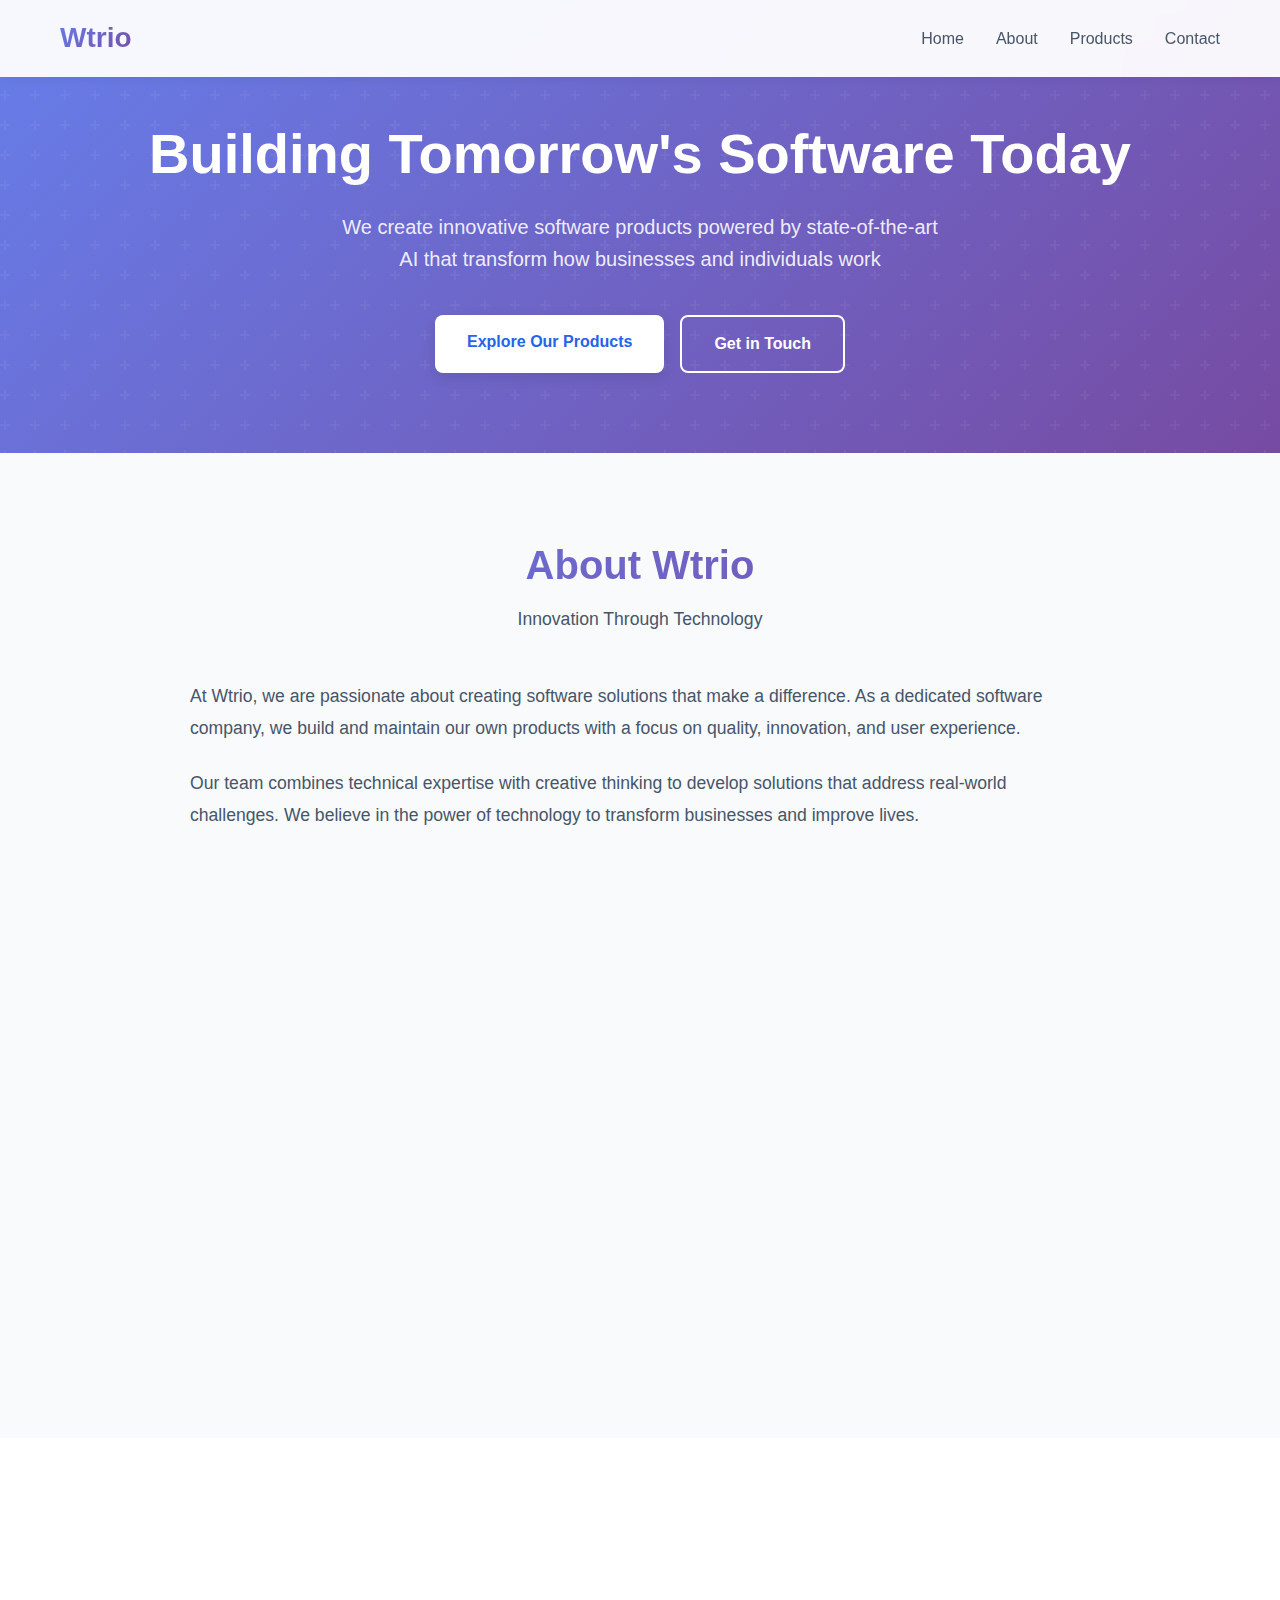
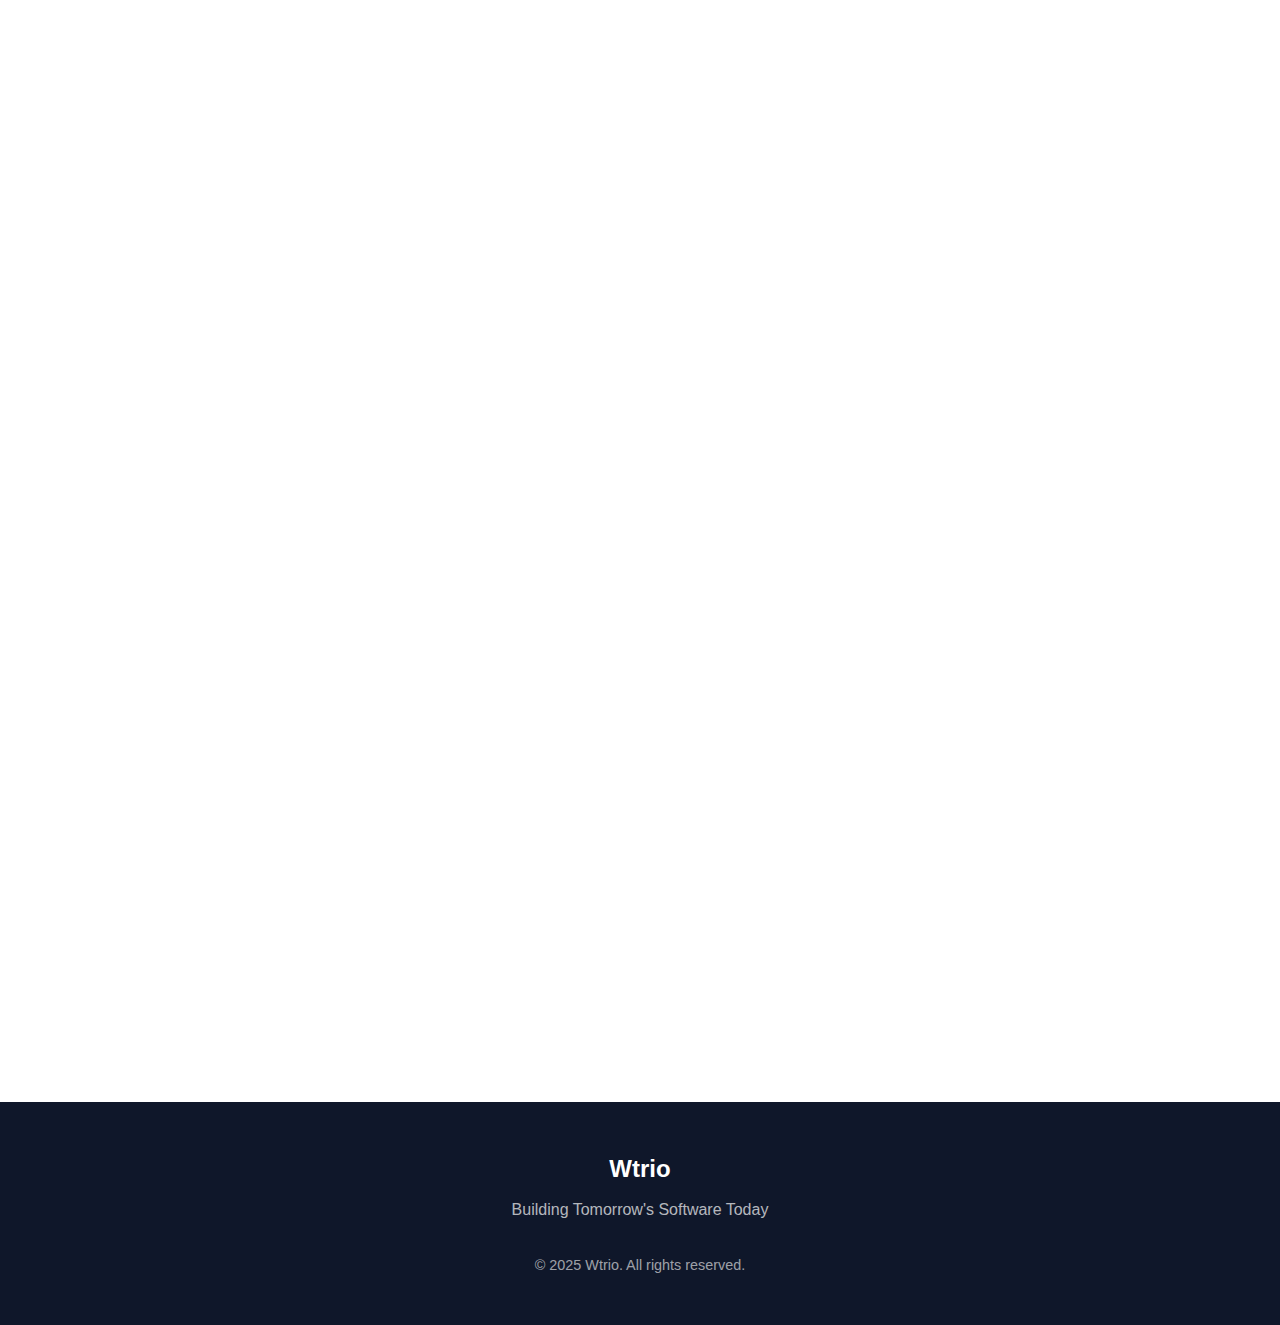
<file: index.html>
<!DOCTYPE html>
<html lang="en">
<head>
    <meta charset="UTF-8">
    <meta name="viewport" content="width=device-width, initial-scale=1.0">
    <title>Wtrio - Building Tomorrow's Software Today</title>
    <link rel="stylesheet" href="styles.css">
</head>
<body>
    <!-- Navigation -->
    <nav class="navbar">
        <div class="container">
            <div class="nav-brand">
                <h1>Wtrio</h1>
            </div>
            <ul class="nav-menu">
                <li><a href="#home">Home</a></li>
                <li><a href="#about">About</a></li>
                <li><a href="#products">Products</a></li>
                <li><a href="#contact">Contact</a></li>
            </ul>
            <div class="hamburger">
                <span></span>
                <span></span>
                <span></span>
            </div>
        </div>
    </nav>

    <!-- Hero Section -->
    <section id="home" class="hero">
        <div class="container">
            <div class="hero-content">
                <h2 class="hero-title">Building Tomorrow's Software Today</h2>
                <p class="hero-subtitle">We create innovative software products powered by state-of-the-art AI that transform how businesses and individuals work</p>
                <div class="hero-cta">
                    <a href="#products" class="btn btn-primary">Explore Our Products</a>
                    <a href="#contact" class="btn btn-outline">Get in Touch</a>
                </div>
            </div>
        </div>
    </section>

    <!-- About Section -->
    <section id="about" class="about">
        <div class="container">
            <div class="section-header">
                <h2>About Wtrio</h2>
                <p>Innovation Through Technology</p>
            </div>
            <div class="about-content">
                <div class="about-text">
                    <p>At Wtrio, we are passionate about creating software solutions that make a difference. As a dedicated software company, we build and maintain our own products with a focus on quality, innovation, and user experience.</p>
                    <p>Our team combines technical expertise with creative thinking to develop solutions that address real-world challenges. We believe in the power of technology to transform businesses and improve lives.</p>
                    <div class="features">
                        <div class="feature">
                            <svg class="feature-icon" viewBox="0 0 24 24" fill="none" stroke="currentColor" stroke-width="2">
                                <path d="M13 2L3 14h9l-1 8 10-12h-9l1-8z"/>
                            </svg>
                            <div>
                                <h4>Fast & Reliable</h4>
                                <p>Built for performance and stability</p>
                            </div>
                        </div>
                        <div class="feature">
                            <svg class="feature-icon" viewBox="0 0 24 24" fill="none" stroke="currentColor" stroke-width="2">
                                <path d="M12 2L2 7l10 5 10-5-10-5z"/>
                                <path d="M2 17l10 5 10-5"/>
                                <path d="M2 12l10 5 10-5"/>
                            </svg>
                            <div>
                                <h4>Scalable Solutions</h4>
                                <p>Grows with your business needs</p>
                            </div>
                        </div>
                        <div class="feature">
                            <svg class="feature-icon" viewBox="0 0 24 24" fill="none" stroke="currentColor" stroke-width="2">
                                <path d="M12 22s8-4 8-10V5l-8-3-8 3v7c0 6 8 10 8 10z"/>
                            </svg>
                            <div>
                                <h4>Secure by Design</h4>
                                <p>Your data protection is our priority</p>
                            </div>
                        </div>
                    </div>
                </div>
            </div>
        </div>
    </section>

    <!-- Products Section -->
    <section id="products" class="products">
        <div class="container">
            <div class="section-header">
                <h2>Our Products</h2>
                <p>Innovative Solutions for Modern Challenges</p>
            </div>
            <div class="products-grid">
                <div class="product-card coming-soon">
                    <div class="product-icon">
                        <svg viewBox="0 0 24 24" fill="none" stroke="currentColor" stroke-width="2">
                            <rect x="5" y="2" width="14" height="20" rx="2" ry="2"/>
                            <line x1="9" y1="18" x2="9" y2="18"/>
                            <line x1="15" y1="18" x2="15" y2="18"/>
                        </svg>
                    </div>
                    <h3>SpeedyDocs</h3>
                    <span class="badge">Coming Soon</span>
                    <p>Our flagship mobile application is currently in development. Stay tuned for an innovative iOS experience that will revolutionize how you manage you documents</p>
                    <div class="product-features">
                        <span class="tag">AI First</span>
                        <span class="tag">Native iOS</span>
                        <span class="tag">Private</span>
                    </div>
                </div>
                <div class="product-card">
                    <div class="product-icon">
                        <svg viewBox="0 0 24 24" fill="none" stroke="currentColor" stroke-width="2">
                            <circle cx="12" cy="12" r="10"/>
                            <path d="M8 14s1.5 2 4 2 4-2 4-2"/>
                            <line x1="9" y1="9" x2="9.01" y2="9"/>
                            <line x1="15" y1="9" x2="15.01" y2="9"/>
                        </svg>
                    </div>
                    <h3>More Products</h3>
                    <span class="badge">In Development</span>
                    <p>We're constantly innovating and developing new solutions. Our product pipeline includes exciting projects that will expand our ecosystem.</p>
                    <div class="product-features">
                        <span class="tag">Web Platform</span>
                        <span class="tag">Cloud Solutions</span>
                        <span class="tag">AI Integration</span>
                    </div>
                </div>
            </div>
        </div>
    </section>

    <!-- Contact Section -->
    <section id="contact" class="contact">
        <div class="container">
            <div class="section-header">
                <h2>Get in Touch</h2>
                <p>We'd love to hear from you</p>
            </div>
            <div class="contact-content">
                <div class="contact-info">
                    <div class="contact-item">
                        <svg class="contact-icon" viewBox="0 0 24 24" fill="none" stroke="currentColor" stroke-width="2">
                            <path d="M4 4h16c1.1 0 2 .9 2 2v12c0 1.1-.9 2-2 2H4c-1.1 0-2-.9-2-2V6c0-1.1.9-2 2-2z"/>
                            <polyline points="22,6 12,13 2,6"/>
                        </svg>
                        <div>
                            <h4>Email Us</h4>
                            <a href="mailto:Hello@wtriotech.com">hello@wtriotech.com</a>
                        </div>
                    </div>
                    <div class="contact-message">
                        <p>Whether you have questions about our products, need support, or want to explore partnership opportunities, we're here to help. Reach out to us and let's build something amazing together.</p>
                    </div>
                </div>
            </div>
        </div>
    </section>

    <!-- Footer -->
    <footer class="footer">
        <div class="container">
            <div class="footer-content">
                <div class="footer-brand">
                    <h3>Wtrio</h3>
                    <p>Building Tomorrow's Software Today</p>
                </div>
                <div class="footer-bottom">
                    <p>&copy; 2025 Wtrio. All rights reserved.</p>
                </div>
            </div>
        </div>
    </footer>

    <script src="script.js"></script>
</body>
</html>
</file>
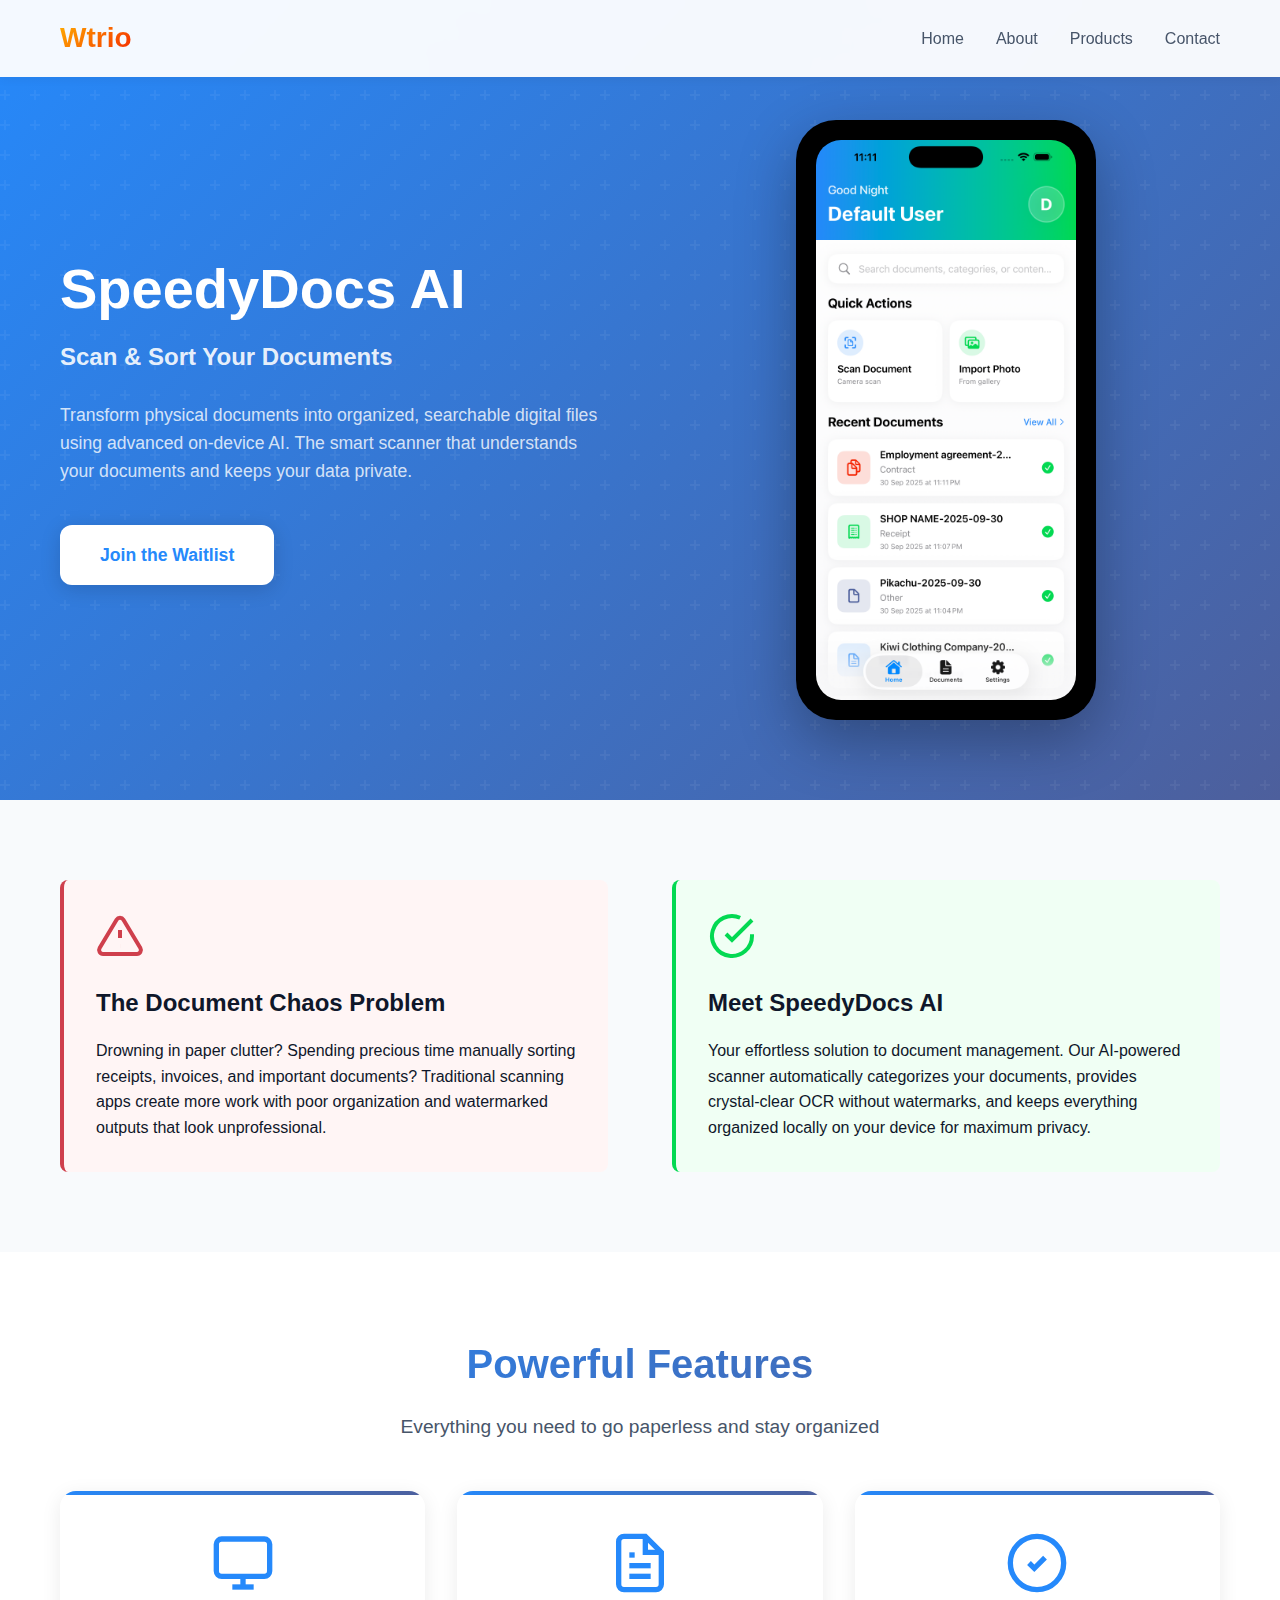
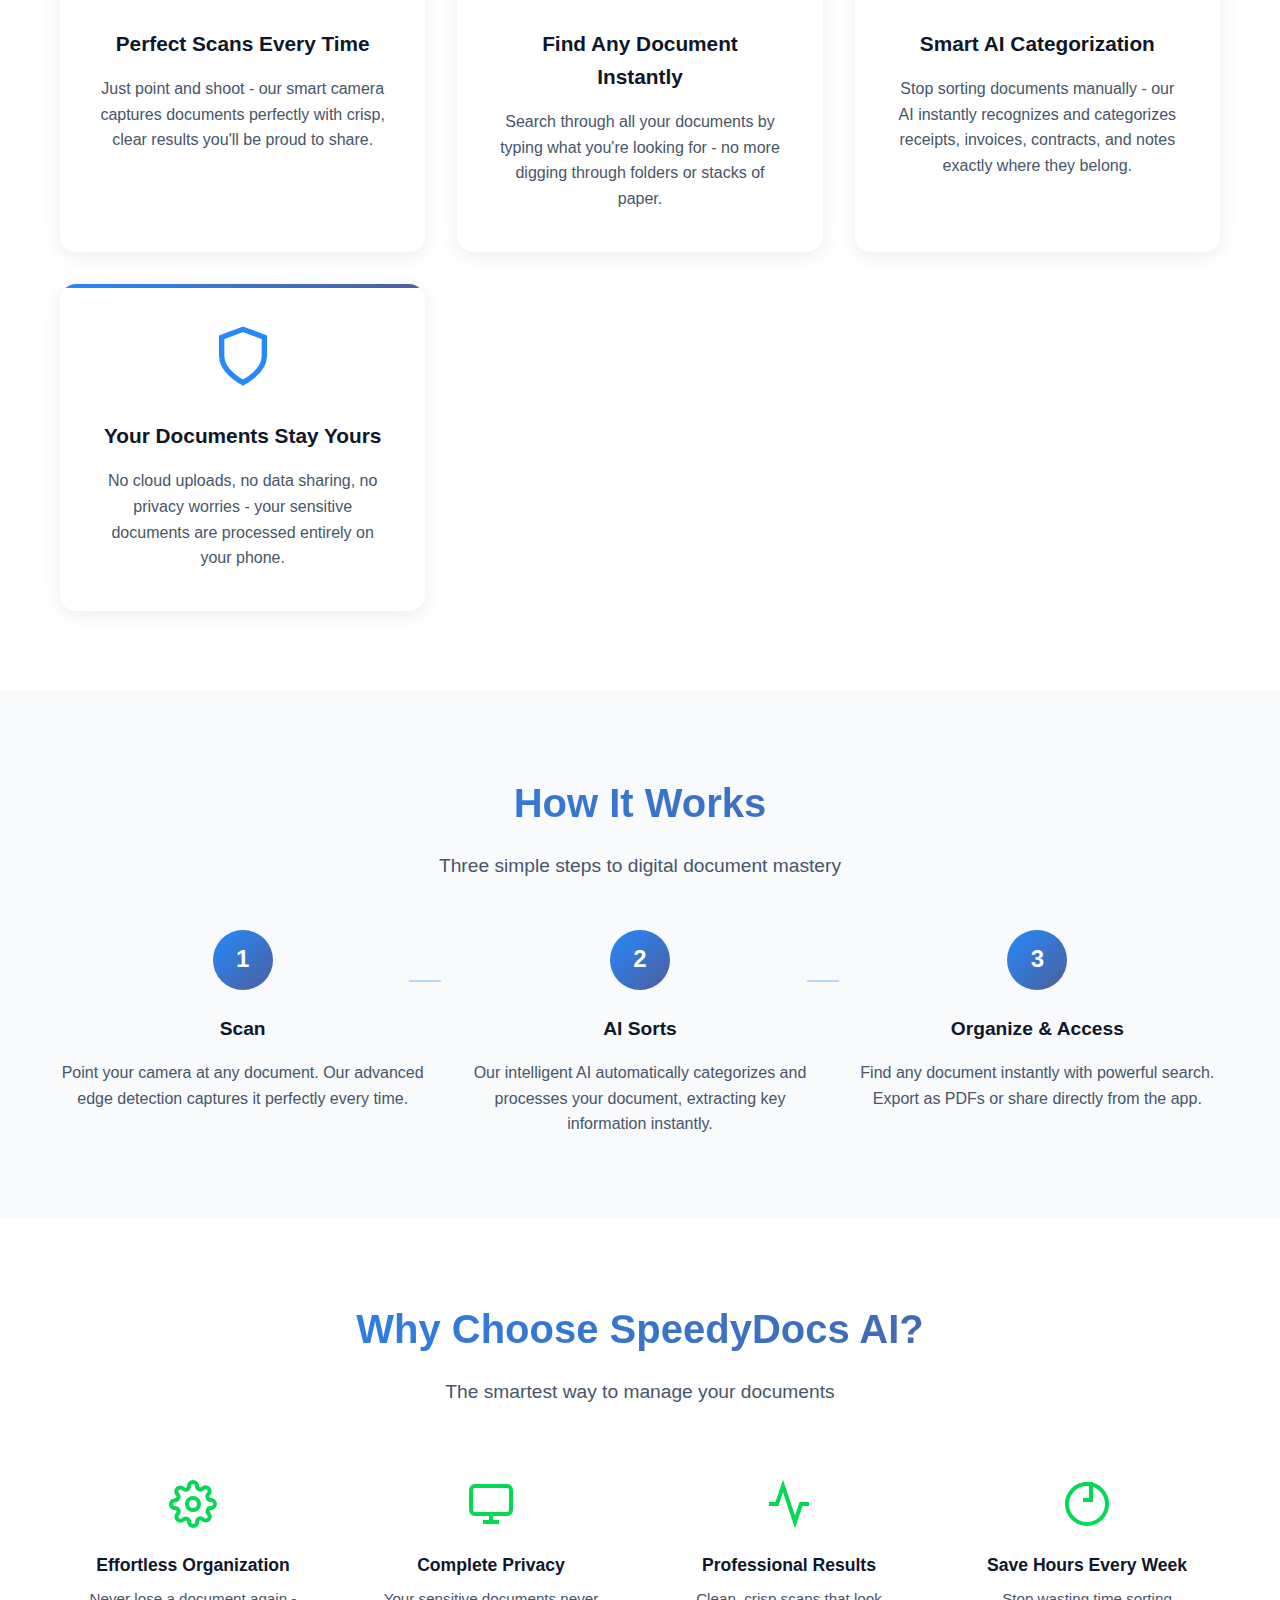
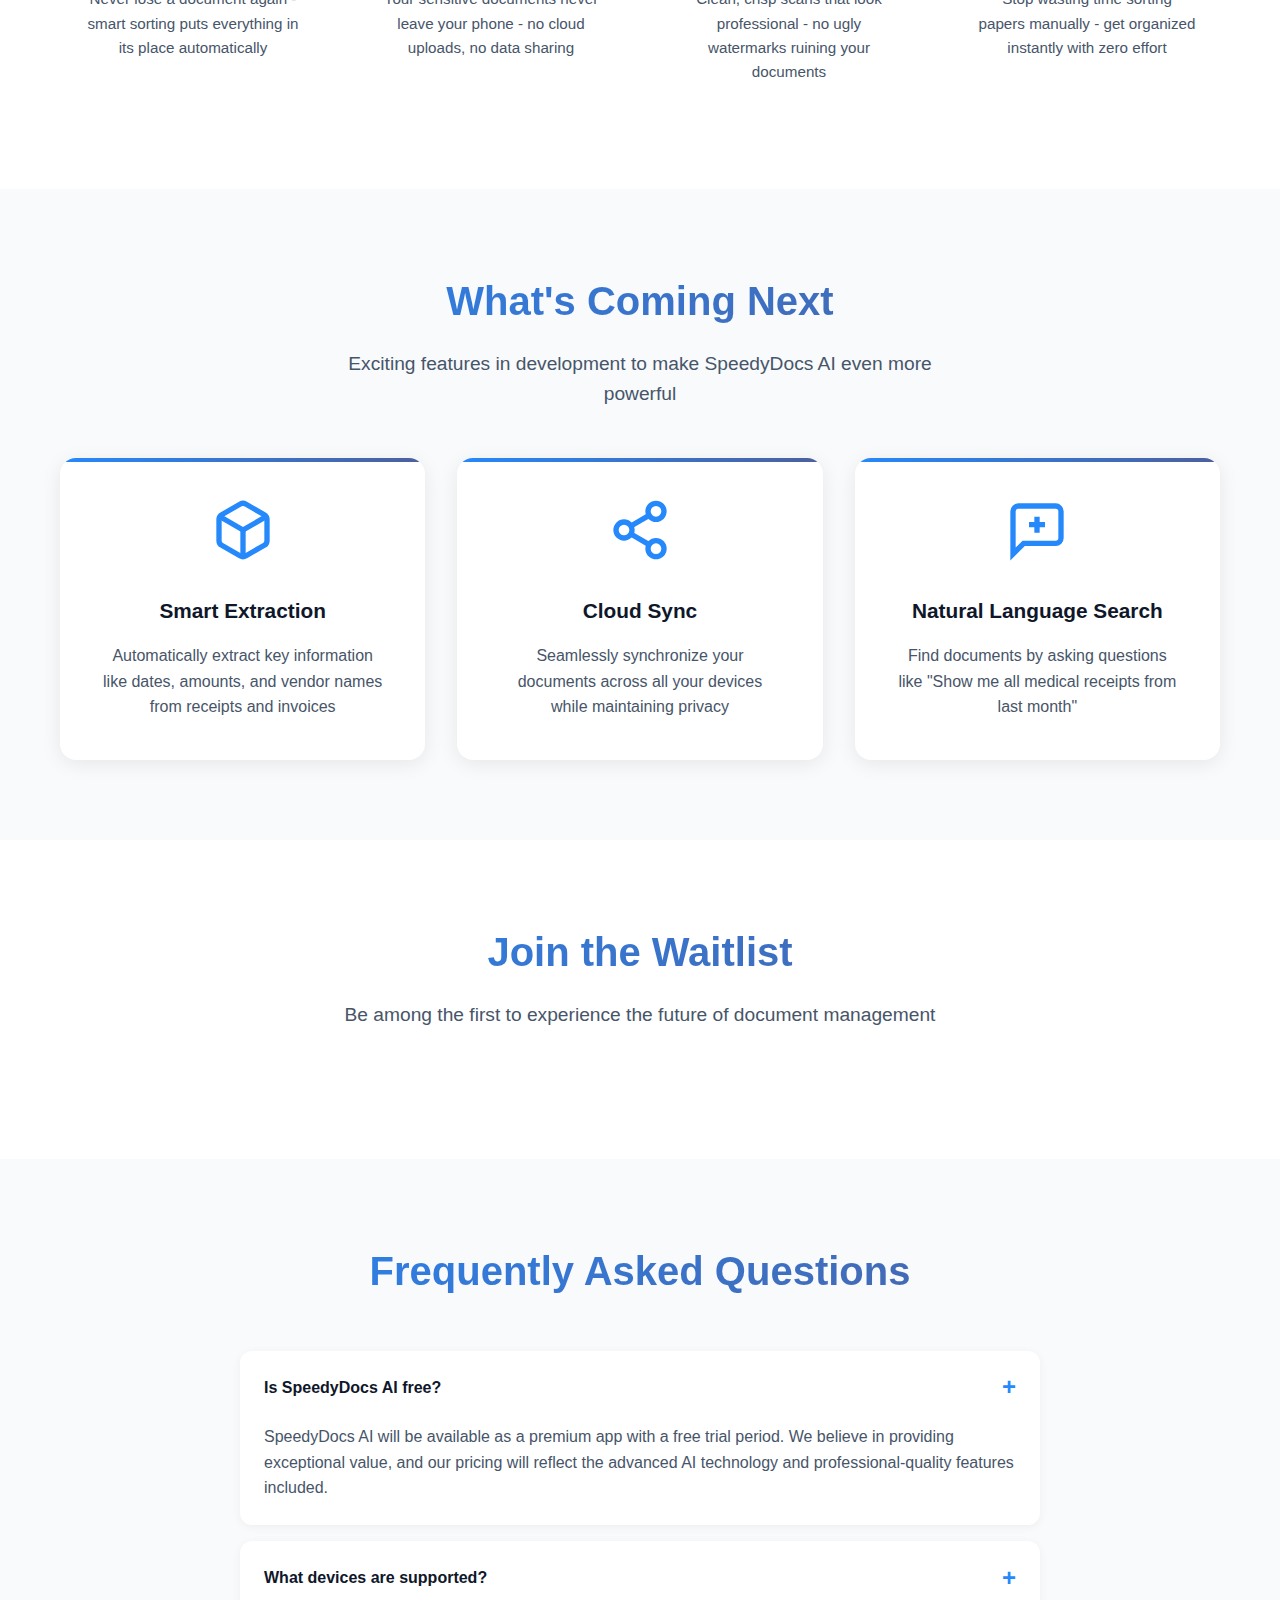
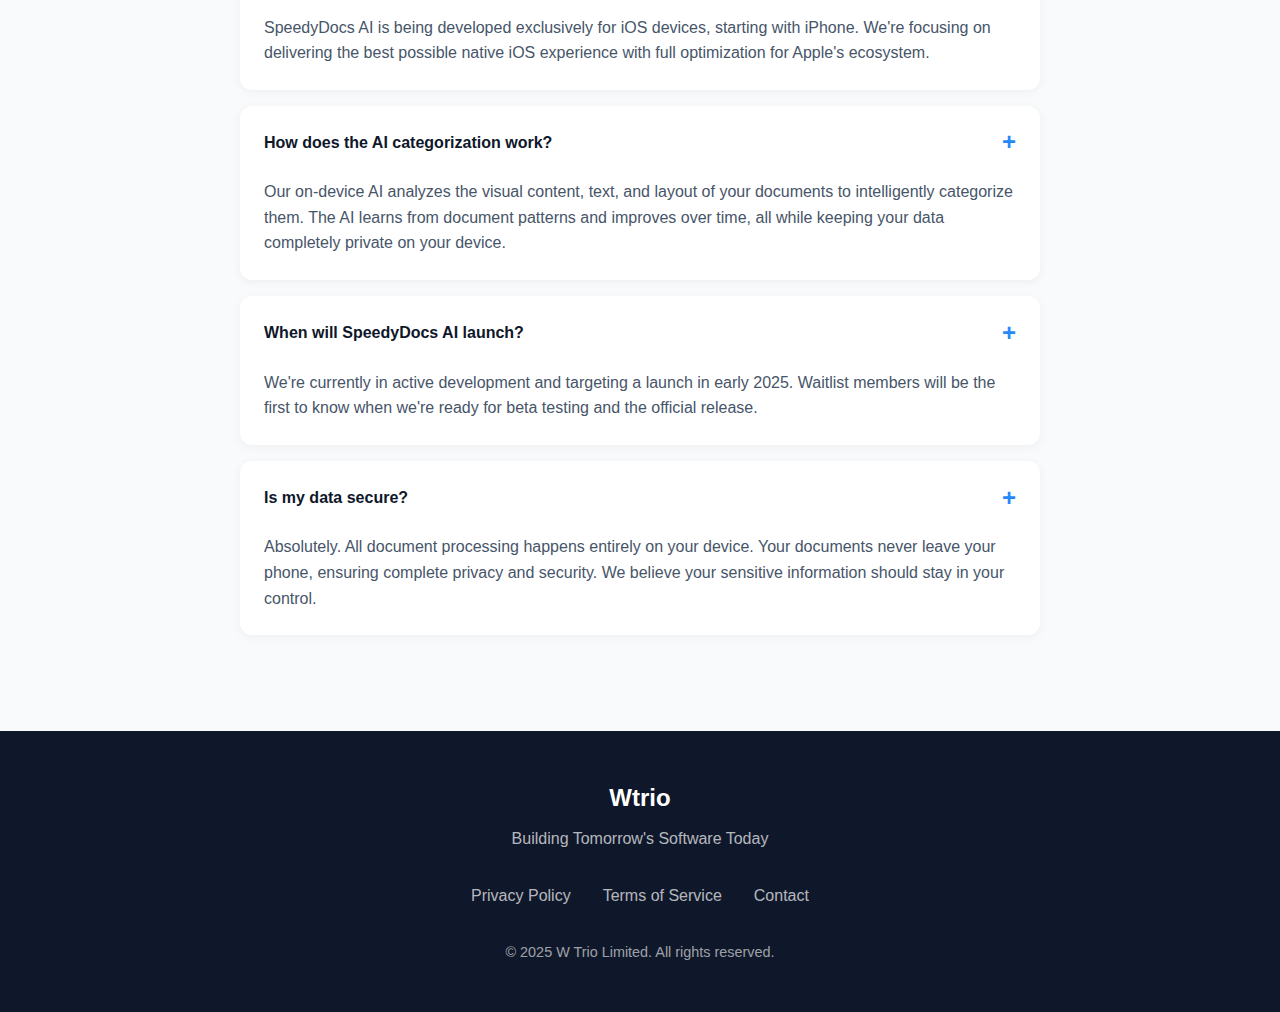
<file: speedydocs-ai.html>
<!DOCTYPE html>
<html lang="en">
<head>
    <meta charset="UTF-8">
    <meta name="viewport" content="width=device-width, initial-scale=1.0">
    <title>SpeedyDocs AI - Scan & Sort Your Documents | Wtrio</title>
    <link rel="icon" type="image/svg+xml" href="favicon.svg">
    <link rel="preload" href="https://waitlister.me/js/embed.js" as="script">
    <script src="https://waitlister.me/js/embed.js"></script>
    <style>
        * {
            margin: 0;
            padding: 0;
            box-sizing: border-box;
        }

        :root {
            --primary-blue: #2589fb;
            --primary-red: #f42200;
            --primary-green: #03d952;
            --primary-yellow: #ffb400;
            --primary-pink: #ff91c9;
            --error-red: #CF3F4C;
            --warning-yellow: #C99500;
            --success-green: #687C00;
            --info-blue: #4D5F9C;
            --text-dark: #0f172a;
            --text-light: #475569;
            --background: #ffffff;
            --background-light: #f8fafc;
            --border-color: #e2e8f0;
            --gradient: linear-gradient(135deg, var(--primary-blue) 0%, var(--info-blue) 100%);
            --warm-gradient: linear-gradient(135deg, var(--primary-yellow) 0%, var(--primary-red) 100%);
        }

        body {
            font-family: -apple-system, BlinkMacSystemFont, 'Segoe UI', Roboto, 'Helvetica Neue', Arial, sans-serif;
            line-height: 1.6;
            color: var(--text-dark);
            background-color: var(--background);
            overflow-x: hidden;
        }

        .container {
            max-width: 1200px;
            margin: 0 auto;
            padding: 0 20px;
        }

        /* Navigation */
        .navbar {
            position: fixed;
            top: 0;
            width: 100%;
            background: rgba(255, 255, 255, 0.95);
            backdrop-filter: blur(10px);
            box-shadow: 0 2px 10px rgba(0, 0, 0, 0.05);
            z-index: 1000;
            padding: 1rem 0;
        }

        .navbar .container {
            display: flex;
            justify-content: space-between;
            align-items: center;
        }

        .nav-brand h1 {
            font-size: 1.75rem;
            font-weight: 800;
            background: var(--warm-gradient);
            -webkit-background-clip: text;
            -webkit-text-fill-color: transparent;
            background-clip: text;
        }

        .nav-menu {
            display: flex;
            list-style: none;
            gap: 2rem;
        }

        .nav-menu a {
            color: var(--text-light);
            text-decoration: none;
            font-weight: 500;
            transition: color 0.3s ease;
            position: relative;
        }

        .nav-menu a:hover {
            color: var(--primary-blue);
        }

        .nav-menu a::after {
            content: '';
            position: absolute;
            width: 0;
            height: 2px;
            bottom: -5px;
            left: 50%;
            background-color: var(--primary-blue);
            transition: all 0.3s ease;
        }

        .nav-menu a:hover::after {
            width: 100%;
            left: 0;
        }

        .hamburger {
            display: none;
            flex-direction: column;
            cursor: pointer;
        }

        .hamburger span {
            width: 25px;
            height: 3px;
            background-color: var(--text-dark);
            margin: 3px 0;
            transition: 0.3s;
            border-radius: 3px;
        }

        /* Hero Section */
        .hero {
            padding: 120px 0 80px;
            background: var(--gradient);
            position: relative;
            overflow: hidden;
        }

        .hero::before {
            content: '';
            position: absolute;
            top: 0;
            left: 0;
            right: 0;
            bottom: 0;
            background: url("data:image/svg+xml,%3Csvg width='60' height='60' viewBox='0 0 60 60' xmlns='http://www.w3.org/2000/svg'%3E%3Cg fill='none' fill-rule='evenodd'%3E%3Cg fill='%23ffffff' fill-opacity='0.05'%3E%3Cpath d='M36 34v-4h-2v4h-4v2h4v4h2v-4h4v-2h-4zm0-30V0h-2v4h-4v2h4v4h2V6h4V4h-4zM6 34v-4H4v4H0v2h4v4h2v-4h4v-2H6zM6 4V0H4v4H0v2h4v4h2V6h4V4H6z'/%3E%3C/g%3E%3C/g%3E%3C/svg%3E");
        }

        .hero-content {
            display: grid;
            grid-template-columns: 1fr 1fr;
            gap: 4rem;
            align-items: center;
            position: relative;
            z-index: 1;
        }

        .hero-text {
            color: white;
        }

        .hero-title {
            font-size: 3.5rem;
            font-weight: 800;
            margin-bottom: 1rem;
            line-height: 1.2;
        }

        .hero-tagline {
            font-size: 1.5rem;
            margin-bottom: 1.5rem;
            color: rgba(255, 255, 255, 0.9);
            font-weight: 600;
        }

        .hero-subtitle {
            font-size: 1.1rem;
            color: rgba(255, 255, 255, 0.8);
            margin-bottom: 2.5rem;
            line-height: 1.6;
        }

        .hero-mockup {
            display: flex;
            justify-content: center;
            align-items: center;
        }

        .phone-mockup {
            width: 300px;
            height: 600px;
            background: #000;
            border-radius: 40px;
            padding: 20px;
            position: relative;
            box-shadow: 0 20px 60px rgba(0, 0, 0, 0.3);
        }

        .phone-screen {
            width: 100%;
            height: 100%;
            border-radius: 25px;
            overflow: hidden;
            position: relative;
        }

        .phone-screen img {
            width: 100%;
            height: 100%;
            object-fit: cover;
            object-position: center;
        }

        .phone-icon {
            width: 80px;
            height: 80px;
            margin-bottom: 1rem;
            opacity: 0.9;
        }

        .btn {
            padding: 16px 40px;
            border-radius: 12px;
            font-weight: 600;
            text-decoration: none;
            transition: all 0.3s ease;
            display: inline-block;
            font-size: 1.1rem;
            border: none;
            cursor: pointer;
        }

        .btn-primary {
            background: white;
            color: var(--primary-blue);
            box-shadow: 0 4px 20px rgba(0, 0, 0, 0.15);
        }

        .btn-primary:hover {
            transform: translateY(-3px);
            box-shadow: 0 8px 30px rgba(0, 0, 0, 0.2);
        }

        /* Section Styling */
        .section {
            padding: 80px 0;
        }

        .section-light {
            background: var(--background-light);
        }

        .section-header {
            text-align: center;
            margin-bottom: 3rem;
        }

        .section-header h2 {
            font-size: 2.5rem;
            font-weight: 800;
            margin-bottom: 1rem;
            background: var(--gradient);
            -webkit-background-clip: text;
            -webkit-text-fill-color: transparent;
            background-clip: text;
        }

        .section-header p {
            font-size: 1.2rem;
            color: var(--text-light);
            max-width: 600px;
            margin: 0 auto;
        }

        /* Problem/Solution Section */
        .problem-solution {
            display: grid;
            grid-template-columns: 1fr 1fr;
            gap: 4rem;
            align-items: center;
        }

        .problem, .solution {
            padding: 2rem;
        }

        .problem {
            background: #fff5f5;
            border-left: 4px solid var(--error-red);
            border-radius: 8px;
        }

        .solution {
            background: #f0fff4;
            border-left: 4px solid var(--primary-green);
            border-radius: 8px;
        }

        .problem h3, .solution h3 {
            font-size: 1.5rem;
            margin-bottom: 1rem;
            color: var(--text-dark);
        }

        .problem-icon, .solution-icon {
            width: 48px;
            height: 48px;
            margin-bottom: 1rem;
        }

        .problem-icon {
            color: var(--error-red);
        }

        .solution-icon {
            color: var(--primary-green);
        }

        /* Features Grid */
        .features-grid {
            display: grid;
            grid-template-columns: repeat(auto-fit, minmax(300px, 1fr));
            gap: 2rem;
            margin-top: 3rem;
        }

        .feature-card {
            background: white;
            padding: 2.5rem;
            border-radius: 16px;
            box-shadow: 0 4px 20px rgba(0, 0, 0, 0.08);
            transition: all 0.3s ease;
            text-align: center;
            position: relative;
            overflow: hidden;
        }

        .feature-card::before {
            content: '';
            position: absolute;
            top: 0;
            left: 0;
            width: 100%;
            height: 4px;
            background: var(--gradient);
        }

        .feature-card:hover {
            transform: translateY(-10px);
            box-shadow: 0 8px 30px rgba(0, 0, 0, 0.15);
        }

        .feature-icon {
            width: 64px;
            height: 64px;
            margin: 0 auto 1.5rem;
            color: var(--primary-blue);
        }

        .feature-card h4 {
            font-size: 1.3rem;
            font-weight: 700;
            margin-bottom: 1rem;
            color: var(--text-dark);
        }

        .feature-card p {
            color: var(--text-light);
            line-height: 1.6;
        }

        /* How It Works */
        .steps {
            display: grid;
            grid-template-columns: repeat(3, 1fr);
            gap: 2rem;
            margin-top: 3rem;
        }

        .step {
            text-align: center;
            position: relative;
        }

        .step::after {
            content: '';
            position: absolute;
            top: 50px;
            right: -1rem;
            width: 2rem;
            height: 2px;
            background: var(--primary-blue);
            opacity: 0.3;
        }

        .step:last-child::after {
            display: none;
        }

        .step-number {
            width: 60px;
            height: 60px;
            background: var(--gradient);
            color: white;
            border-radius: 50%;
            display: flex;
            align-items: center;
            justify-content: center;
            font-size: 1.5rem;
            font-weight: 800;
            margin: 0 auto 1.5rem;
        }

        .step h4 {
            font-size: 1.2rem;
            margin-bottom: 1rem;
            color: var(--text-dark);
        }

        .step p {
            color: var(--text-light);
        }

        /* Differentiation */
        .why-speedydocs {
            display: grid;
            grid-template-columns: repeat(auto-fit, minmax(250px, 1fr));
            gap: 2rem;
            margin-top: 3rem;
        }

        .benefit {
            text-align: center;
            padding: 1.5rem;
        }

        .benefit-icon {
            width: 48px;
            height: 48px;
            margin: 0 auto 1rem;
            color: var(--primary-green);
        }

        .benefit h4 {
            font-size: 1.1rem;
            margin-bottom: 0.5rem;
            color: var(--text-dark);
        }

        .benefit p {
            color: var(--text-light);
            font-size: 0.95rem;
        }

        /* Waitlist Form */
        .waitlist-form {
            background: white;
            padding: 3rem;
            border-radius: 20px;
            box-shadow: 0 10px 40px rgba(0, 0, 0, 0.1);
            text-align: center;
            max-width: 500px;
            margin: 0 auto;
        }

        .waitlister-form {
            max-width: 500px;
            margin: 0 auto;
            display: flex;
            justify-content: center;
            align-items: center;
        }

        .form-group {
            margin-bottom: 1.5rem;
            text-align: left;
        }

        .form-group label {
            display: block;
            margin-bottom: 0.5rem;
            font-weight: 600;
            color: var(--text-dark);
        }

        .form-group input {
            width: 100%;
            padding: 12px 16px;
            border: 2px solid var(--border-color);
            border-radius: 8px;
            font-size: 1rem;
            transition: border-color 0.3s ease;
        }

        .form-group input:focus {
            outline: none;
            border-color: var(--primary-blue);
        }

        /* FAQ */
        .faq {
            max-width: 800px;
            margin: 0 auto;
        }

        .faq-item {
            background: white;
            margin-bottom: 1rem;
            border-radius: 12px;
            box-shadow: 0 2px 10px rgba(0, 0, 0, 0.05);
            overflow: hidden;
        }

        .faq-question {
            padding: 1.5rem;
            font-weight: 600;
            color: var(--text-dark);
            cursor: pointer;
            position: relative;
            transition: background-color 0.3s ease;
        }

        .faq-question:hover {
            background-color: var(--background-light);
        }

        .faq-question::after {
            content: '+';
            position: absolute;
            right: 1.5rem;
            top: 50%;
            transform: translateY(-50%);
            font-size: 1.5rem;
            color: var(--primary-blue);
        }

        .faq-answer {
            padding: 0 1.5rem 1.5rem;
            color: var(--text-light);
            line-height: 1.6;
        }

        /* Footer */
        .footer {
            background: var(--text-dark);
            color: white;
            padding: 3rem 0;
        }

        .footer-content {
            text-align: center;
        }

        .footer-brand h3 {
            font-size: 1.5rem;
            margin-bottom: 0.5rem;
        }

        .footer-brand p {
            color: rgba(255, 255, 255, 0.7);
            margin-bottom: 2rem;
        }

        .footer-links {
            display: flex;
            justify-content: center;
            gap: 2rem;
            margin-bottom: 2rem;
        }

        .footer-links a {
            color: rgba(255, 255, 255, 0.7);
            text-decoration: none;
            transition: color 0.3s ease;
        }

        .footer-links a:hover {
            color: white;
        }

        .footer-bottom p {
            color: rgba(255, 255, 255, 0.6);
            font-size: 0.9rem;
        }

        /* Responsive Design */
        @media (max-width: 768px) {
            .nav-menu {
                display: none;
                position: absolute;
                top: 100%;
                left: 0;
                width: 100%;
                background: white;
                flex-direction: column;
                padding: 1rem;
                box-shadow: 0 2px 10px rgba(0, 0, 0, 0.1);
            }

            .nav-menu.active {
                display: flex;
            }

            .hamburger {
                display: flex;
            }

            .hero-content {
                grid-template-columns: 1fr;
                gap: 2rem;
                text-align: center;
            }

            .hero-title {
                font-size: 2.5rem;
            }

            .hero-tagline {
                font-size: 1.2rem;
            }

            .phone-mockup {
                width: 250px;
                height: 500px;
            }

            .problem-solution {
                grid-template-columns: 1fr;
                gap: 2rem;
            }

            .steps {
                grid-template-columns: 1fr;
            }

            .step::after {
                display: none;
            }

            .section-header h2 {
                font-size: 2rem;
            }

            .waitlist-form {
                margin: 0 1rem;
                padding: 2rem;
            }

            .footer-links {
                flex-direction: column;
                gap: 1rem;
            }
        }

        @media (max-width: 480px) {
            .hero-title {
                font-size: 2rem;
            }

            .hero {
                padding: 100px 0 60px;
            }

            .section {
                padding: 60px 0;
            }

            .features-grid {
                grid-template-columns: 1fr;
            }

            .why-speedydocs {
                grid-template-columns: 1fr;
            }
        }
    </style>
</head>
<body>
    <!-- Navigation -->
    <nav class="navbar">
        <div class="container">
            <div class="nav-brand">
                <a href="index.html" style="text-decoration: none; color: inherit;">
                    <h1>Wtrio</h1>
                </a>
            </div>
            <ul class="nav-menu">
                <li><a href="index.html">Home</a></li>
                <li><a href="index.html#about">About</a></li>
                <li><a href="index.html#products">Products</a></li>
                <li><a href="index.html#contact">Contact</a></li>
            </ul>
            <div class="hamburger">
                <span></span>
                <span></span>
                <span></span>
            </div>
        </div>
    </nav>

    <!-- Hero Section -->
    <section class="hero">
        <div class="container">
            <div class="hero-content">
                <div class="hero-text">
                    <h1 class="hero-title">SpeedyDocs AI</h1>
                    <p class="hero-tagline">Scan & Sort Your Documents</p>
                    <p class="hero-subtitle">Transform physical documents into organized, searchable digital files using advanced on-device AI. The smart scanner that understands your documents and keeps your data private.</p>
                    <a href="#waitlist" class="btn btn-primary">Join the Waitlist</a>
                </div>
                <div class="hero-mockup">
                    <div class="phone-mockup">
                        <div class="phone-screen">
                            <img src="screenshot.png" alt="SpeedyDocs AI App Screenshot" />
                        </div>
                    </div>
                </div>
            </div>
        </div>
    </section>

    <!-- Problem/Solution Section -->
    <section class="section section-light">
        <div class="container">
            <div class="problem-solution">
                <div class="problem">
                    <svg class="problem-icon" viewBox="0 0 24 24" fill="none" stroke="currentColor" stroke-width="2">
                        <path d="M10.29 3.86L1.82 18a2 2 0 0 0 1.71 3h16.94a2 2 0 0 0 1.71-3L13.71 3.86a2 2 0 0 0-3.42 0z"/>
                        <line x1="12" y1="9" x2="12" y2="13"/>
                        <line x1="12" y1="17" x2="12.01" y2="17"/>
                    </svg>
                    <h3>The Document Chaos Problem</h3>
                    <p>Drowning in paper clutter? Spending precious time manually sorting receipts, invoices, and important documents? Traditional scanning apps create more work with poor organization and watermarked outputs that look unprofessional.</p>
                </div>
                <div class="solution">
                    <svg class="solution-icon" viewBox="0 0 24 24" fill="none" stroke="currentColor" stroke-width="2">
                        <path d="M22 11.08V12a10 10 0 1 1-5.93-9.14"/>
                        <polyline points="22,4 12,14.01 9,11.01"/>
                    </svg>
                    <h3>Meet SpeedyDocs AI</h3>
                    <p>Your effortless solution to document management. Our AI-powered scanner automatically categorizes your documents, provides crystal-clear OCR without watermarks, and keeps everything organized locally on your device for maximum privacy.</p>
                </div>
            </div>
        </div>
    </section>

    <!-- Key Features Section -->
    <section class="section">
        <div class="container">
            <div class="section-header">
                <h2>Powerful Features</h2>
                <p>Everything you need to go paperless and stay organized</p>
            </div>
            <div class="features-grid">
                <div class="feature-card">
                    <svg class="feature-icon" viewBox="0 0 24 24" fill="none" stroke="currentColor" stroke-width="2">
                        <rect x="2" y="3" width="20" height="14" rx="2" ry="2"/>
                        <line x1="8" y1="21" x2="16" y2="21"/>
                        <line x1="12" y1="17" x2="12" y2="21"/>
                    </svg>
                    <h4>Perfect Scans Every Time</h4>
                    <p>Just point and shoot - our smart camera captures documents perfectly with crisp, clear results you'll be proud to share.</p>
                </div>
                <div class="feature-card">
                    <svg class="feature-icon" viewBox="0 0 24 24" fill="none" stroke="currentColor" stroke-width="2">
                        <path d="M14 2H6a2 2 0 0 0-2 2v16a2 2 0 0 0 2 2h12a2 2 0 0 0 2-2V8z"/>
                        <polyline points="14,2 14,8 20,8"/>
                        <line x1="16" y1="13" x2="8" y2="13"/>
                        <line x1="16" y1="17" x2="8" y2="17"/>
                        <polyline points="10,9 9,9 8,9"/>
                    </svg>
                    <h4>Find Any Document Instantly</h4>
                    <p>Search through all your documents by typing what you're looking for - no more digging through folders or stacks of paper.</p>
                </div>
                <div class="feature-card">
                    <svg class="feature-icon" viewBox="0 0 24 24" fill="none" stroke="currentColor" stroke-width="2">
                        <path d="M9 12l2 2 4-4"/>
                        <circle cx="12" cy="12" r="10"/>
                    </svg>
                    <h4>Smart AI Categorization</h4>
                    <p>Stop sorting documents manually - our AI instantly recognizes and categorizes receipts, invoices, contracts, and notes exactly where they belong.</p>
                </div>
                <div class="feature-card">
                    <svg class="feature-icon" viewBox="0 0 24 24" fill="none" stroke="currentColor" stroke-width="2">
                        <path d="M12 22s8-4 8-10V5l-8-3-8 3v7c0 6 8 10 8 10z"/>
                    </svg>
                    <h4>Your Documents Stay Yours</h4>
                    <p>No cloud uploads, no data sharing, no privacy worries - your sensitive documents are processed entirely on your phone.</p>
                </div>
            </div>
        </div>
    </section>

    <!-- How It Works Section -->
    <section class="section section-light">
        <div class="container">
            <div class="section-header">
                <h2>How It Works</h2>
                <p>Three simple steps to digital document mastery</p>
            </div>
            <div class="steps">
                <div class="step">
                    <div class="step-number">1</div>
                    <h4>Scan</h4>
                    <p>Point your camera at any document. Our advanced edge detection captures it perfectly every time.</p>
                </div>
                <div class="step">
                    <div class="step-number">2</div>
                    <h4>AI Sorts</h4>
                    <p>Our intelligent AI automatically categorizes and processes your document, extracting key information instantly.</p>
                </div>
                <div class="step">
                    <div class="step-number">3</div>
                    <h4>Organize & Access</h4>
                    <p>Find any document instantly with powerful search. Export as PDFs or share directly from the app.</p>
                </div>
            </div>
        </div>
    </section>

    <!-- Why SpeedyDocs AI Section -->
    <section class="section">
        <div class="container">
            <div class="section-header">
                <h2>Why Choose SpeedyDocs AI?</h2>
                <p>The smartest way to manage your documents</p>
            </div>
            <div class="why-speedydocs">
                <div class="benefit">
                    <svg class="benefit-icon" viewBox="0 0 24 24" fill="none" stroke="currentColor" stroke-width="2">
                        <circle cx="12" cy="12" r="3"/>
                        <path d="M19.4 15a1.65 1.65 0 0 0 .33 1.82l.06.06a2 2 0 0 1 0 2.83 2 2 0 0 1-2.83 0l-.06-.06a1.65 1.65 0 0 0-1.82-.33 1.65 1.65 0 0 0-1 1.51V21a2 2 0 0 1-2 2 2 2 0 0 1-2-2v-.09A1.65 1.65 0 0 0 9 19.4a1.65 1.65 0 0 0-1.82.33l-.06.06a2 2 0 0 1-2.83 0 2 2 0 0 1 0-2.83l.06-.06a1.65 1.65 0 0 0 .33-1.82 1.65 1.65 0 0 0-1.51-1H3a2 2 0 0 1-2-2 2 2 0 0 1 2-2h.09A1.65 1.65 0 0 0 4.6 9a1.65 1.65 0 0 0-.33-1.82l-.06-.06a2 2 0 0 1 0-2.83 2 2 0 0 1 2.83 0l.06.06a1.65 1.65 0 0 0 1.82.33H9a1.65 1.65 0 0 0 1-1.51V3a2 2 0 0 1 2-2 2 2 0 0 1 2 2v.09a1.65 1.65 0 0 0 1 1.51 1.65 1.65 0 0 0 1.82-.33l.06-.06a2 2 0 0 1 2.83 0 2 2 0 0 1 0 2.83l-.06.06a1.65 1.65 0 0 0-.33 1.82V9a1.65 1.65 0 0 0 1.51 1H21a2 2 0 0 1 2 2 2 2 0 0 1-2 2h-.09a1.65 1.65 0 0 0-1.51 1z"/>
                    </svg>
                    <h4>Effortless Organization</h4>
                    <p>Never lose a document again - smart sorting puts everything in its place automatically</p>
                </div>
                <div class="benefit">
                    <svg class="benefit-icon" viewBox="0 0 24 24" fill="none" stroke="currentColor" stroke-width="2">
                        <rect x="2" y="3" width="20" height="14" rx="2" ry="2"/>
                        <line x1="8" y1="21" x2="16" y2="21"/>
                        <line x1="12" y1="17" x2="12" y2="21"/>
                    </svg>
                    <h4>Complete Privacy</h4>
                    <p>Your sensitive documents never leave your phone - no cloud uploads, no data sharing</p>
                </div>
                <div class="benefit">
                    <svg class="benefit-icon" viewBox="0 0 24 24" fill="none" stroke="currentColor" stroke-width="2">
                        <polyline points="22 12 18 12 15 21 9 3 6 12 2 12"/>
                    </svg>
                    <h4>Professional Results</h4>
                    <p>Clean, crisp scans that look professional - no ugly watermarks ruining your documents</p>
                </div>
                <div class="benefit">
                    <svg class="benefit-icon" viewBox="0 0 24 24" fill="none" stroke="currentColor" stroke-width="2">
                        <circle cx="12" cy="12" r="10"/>
                        <polyline points="10 2 14 2 14 10 10 10"/>
                    </svg>
                    <h4>Save Hours Every Week</h4>
                    <p>Stop wasting time sorting papers manually - get organized instantly with zero effort</p>
                </div>
            </div>
        </div>
    </section>

    <!-- Future Features Section -->
    <section class="section section-light">
        <div class="container">
            <div class="section-header">
                <h2>What's Coming Next</h2>
                <p>Exciting features in development to make SpeedyDocs AI even more powerful</p>
            </div>
            <div class="features-grid">
                <div class="feature-card">
                    <svg class="feature-icon" viewBox="0 0 24 24" fill="none" stroke="currentColor" stroke-width="2">
                        <path d="M21 16V8a2 2 0 0 0-1-1.73l-7-4a2 2 0 0 0-2 0l-7 4A2 2 0 0 0 3 8v8a2 2 0 0 0 1 1.73l7 4a2 2 0 0 0 2 0l7-4A2 2 0 0 0 21 16z"/>
                        <polyline points="3.27 6.96 12 12.01 20.73 6.96"/>
                        <line x1="12" y1="22.08" x2="12" y2="12"/>
                    </svg>
                    <h4>Smart Extraction</h4>
                    <p>Automatically extract key information like dates, amounts, and vendor names from receipts and invoices</p>
                </div>
                <div class="feature-card">
                    <svg class="feature-icon" viewBox="0 0 24 24" fill="none" stroke="currentColor" stroke-width="2">
                        <circle cx="18" cy="5" r="3"/>
                        <circle cx="6" cy="12" r="3"/>
                        <circle cx="18" cy="19" r="3"/>
                        <line x1="8.59" y1="13.51" x2="15.42" y2="17.49"/>
                        <line x1="15.41" y1="6.51" x2="8.59" y2="10.49"/>
                    </svg>
                    <h4>Cloud Sync</h4>
                    <p>Seamlessly synchronize your documents across all your devices while maintaining privacy</p>
                </div>
                <div class="feature-card">
                    <svg class="feature-icon" viewBox="0 0 24 24" fill="none" stroke="currentColor" stroke-width="2">
                        <path d="M21 15a2 2 0 0 1-2 2H7l-4 4V5a2 2 0 0 1 2-2h14a2 2 0 0 1 2 2z"/>
                        <line x1="9" y1="10" x2="15" y2="10"/>
                        <line x1="12" y1="7" x2="12" y2="13"/>
                    </svg>
                    <h4>Natural Language Search</h4>
                    <p>Find documents by asking questions like "Show me all medical receipts from last month"</p>
                </div>
            </div>
        </div>
    </section>

    <!-- Waitlist Section -->
    <section id="waitlist" class="section">
        <div class="container">
            <div class="section-header">
                <h2>Join the Waitlist</h2>
                <p>Be among the first to experience the future of document management</p>
            </div>
            <div class="waitlister-form" data-waitlist-key="zYQ_mYIattWI" data-height="197px"></div>
        </div>
    </section>

    <!-- FAQ Section -->
    <section class="section section-light">
        <div class="container">
            <div class="section-header">
                <h2>Frequently Asked Questions</h2>
            </div>
            <div class="faq">
                <div class="faq-item">
                    <div class="faq-question">Is SpeedyDocs AI free?</div>
                    <div class="faq-answer">SpeedyDocs AI will be available as a premium app with a free trial period. We believe in providing exceptional value, and our pricing will reflect the advanced AI technology and professional-quality features included.</div>
                </div>
                <div class="faq-item">
                    <div class="faq-question">What devices are supported?</div>
                    <div class="faq-answer">SpeedyDocs AI is being developed exclusively for iOS devices, starting with iPhone. We're focusing on delivering the best possible native iOS experience with full optimization for Apple's ecosystem.</div>
                </div>
                <div class="faq-item">
                    <div class="faq-question">How does the AI categorization work?</div>
                    <div class="faq-answer">Our on-device AI analyzes the visual content, text, and layout of your documents to intelligently categorize them. The AI learns from document patterns and improves over time, all while keeping your data completely private on your device.</div>
                </div>
                <div class="faq-item">
                    <div class="faq-question">When will SpeedyDocs AI launch?</div>
                    <div class="faq-answer">We're currently in active development and targeting a launch in early 2025. Waitlist members will be the first to know when we're ready for beta testing and the official release.</div>
                </div>
                <div class="faq-item">
                    <div class="faq-question">Is my data secure?</div>
                    <div class="faq-answer">Absolutely. All document processing happens entirely on your device. Your documents never leave your phone, ensuring complete privacy and security. We believe your sensitive information should stay in your control.</div>
                </div>
            </div>
        </div>
    </section>

    <!-- Footer -->
    <footer class="footer">
        <div class="container">
            <div class="footer-content">
                <div class="footer-brand">
                    <h3>Wtrio</h3>
                    <p>Building Tomorrow's Software Today</p>
                </div>
                <div class="footer-links">
                    <a href="#privacy">Privacy Policy</a>
                    <a href="#terms">Terms of Service</a>
                    <a href="index.html#contact">Contact</a>
                </div>
                <div class="footer-bottom">
                    <p>&copy; 2025 W Trio Limited. All rights reserved.</p>
                </div>
            </div>
        </div>
    </footer>

    <script>
        // Mobile navigation toggle
        const hamburger = document.querySelector('.hamburger');
        const navMenu = document.querySelector('.nav-menu');

        hamburger.addEventListener('click', () => {
            hamburger.classList.toggle('active');
            navMenu.classList.toggle('active');
        });

        // FAQ toggle functionality
        const faqQuestions = document.querySelectorAll('.faq-question');
        faqQuestions.forEach(question => {
            question.addEventListener('click', () => {
                const faqItem = question.parentNode;
                const faqAnswer = faqItem.querySelector('.faq-answer');
                const isOpen = faqAnswer.style.display === 'block';

                // Close all FAQ answers
                document.querySelectorAll('.faq-answer').forEach(answer => {
                    answer.style.display = 'none';
                });
                document.querySelectorAll('.faq-question::after').forEach(q => {
                    q.textContent = '+';
                });

                // Toggle current FAQ
                if (!isOpen) {
                    faqAnswer.style.display = 'block';
                    question.style.setProperty('--after-content', '"-"');
                }
            });
        });

        // Smooth scrolling for anchor links
        document.querySelectorAll('a[href^="#"]').forEach(anchor => {
            anchor.addEventListener('click', function (e) {
                e.preventDefault();
                const target = document.querySelector(this.getAttribute('href'));
                if (target) {
                    target.scrollIntoView({
                        behavior: 'smooth',
                        block: 'start'
                    });
                }
            });
        });

    </script>
</body>
</html>
</file>
<file: styles.css>
* {
    margin: 0;
    padding: 0;
    box-sizing: border-box;
}

:root {
    --primary-color: #2563eb;
    --primary-dark: #1e40af;
    --secondary-color: #64748b;
    --text-dark: #0f172a;
    --text-light: #475569;
    --background: #ffffff;
    --background-light: #f8fafc;
    --border-color: #e2e8f0;
    --success-color: #10b981;
    --gradient: linear-gradient(135deg, #667eea 0%, #764ba2 100%);
}

body {
    font-family: -apple-system, BlinkMacSystemFont, 'Segoe UI', Roboto, 'Helvetica Neue', Arial, sans-serif;
    line-height: 1.6;
    color: var(--text-dark);
    background-color: var(--background);
    overflow-x: hidden;
}

.container {
    max-width: 1200px;
    margin: 0 auto;
    padding: 0 20px;
}

/* Navigation */
.navbar {
    position: fixed;
    top: 0;
    width: 100%;
    background: rgba(255, 255, 255, 0.95);
    backdrop-filter: blur(10px);
    box-shadow: 0 2px 10px rgba(0, 0, 0, 0.05);
    z-index: 1000;
    padding: 1rem 0;
}

.navbar .container {
    display: flex;
    justify-content: space-between;
    align-items: center;
}

.nav-brand h1 {
    font-size: 1.75rem;
    font-weight: 800;
    background: var(--gradient);
    -webkit-background-clip: text;
    -webkit-text-fill-color: transparent;
    background-clip: text;
}

.nav-menu {
    display: flex;
    list-style: none;
    gap: 2rem;
}

.nav-menu a {
    color: var(--text-light);
    text-decoration: none;
    font-weight: 500;
    transition: color 0.3s ease;
    position: relative;
}

.nav-menu a:hover {
    color: var(--primary-color);
}

.nav-menu a::after {
    content: '';
    position: absolute;
    width: 0;
    height: 2px;
    bottom: -5px;
    left: 50%;
    background-color: var(--primary-color);
    transition: all 0.3s ease;
}

.nav-menu a:hover::after {
    width: 100%;
    left: 0;
}

.hamburger {
    display: none;
    flex-direction: column;
    cursor: pointer;
}

.hamburger span {
    width: 25px;
    height: 3px;
    background-color: var(--text-dark);
    margin: 3px 0;
    transition: 0.3s;
    border-radius: 3px;
}

/* Hero Section */
.hero {
    padding: 120px 0 80px;
    background: linear-gradient(135deg, #667eea 0%, #764ba2 100%);
    position: relative;
    overflow: hidden;
}

.hero::before {
    content: '';
    position: absolute;
    top: 0;
    left: 0;
    right: 0;
    bottom: 0;
    background: url("data:image/svg+xml,%3Csvg width='60' height='60' viewBox='0 0 60 60' xmlns='http://www.w3.org/2000/svg'%3E%3Cg fill='none' fill-rule='evenodd'%3E%3Cg fill='%23ffffff' fill-opacity='0.05'%3E%3Cpath d='M36 34v-4h-2v4h-4v2h4v4h2v-4h4v-2h-4zm0-30V0h-2v4h-4v2h4v4h2V6h4V4h-4zM6 34v-4H4v4H0v2h4v4h2v-4h4v-2H6zM6 4V0H4v4H0v2h4v4h2V6h4V4H6z'/%3E%3C/g%3E%3C/g%3E%3C/svg%3E");
}

.hero-content {
    text-align: center;
    position: relative;
    z-index: 1;
}

.hero-title {
    font-size: 3.5rem;
    font-weight: 800;
    color: white;
    margin-bottom: 1.5rem;
    line-height: 1.2;
}

.hero-subtitle {
    font-size: 1.25rem;
    color: rgba(255, 255, 255, 0.9);
    max-width: 600px;
    margin: 0 auto 2.5rem;
}

.hero-cta {
    display: flex;
    gap: 1rem;
    justify-content: center;
}

.btn {
    padding: 14px 32px;
    border-radius: 8px;
    font-weight: 600;
    text-decoration: none;
    transition: all 0.3s ease;
    display: inline-block;
    font-size: 1rem;
}

.btn-primary {
    background-color: white;
    color: var(--primary-color);
    box-shadow: 0 4px 14px rgba(0, 0, 0, 0.1);
}

.btn-primary:hover {
    transform: translateY(-2px);
    box-shadow: 0 6px 20px rgba(0, 0, 0, 0.15);
}

.btn-outline {
    background-color: transparent;
    color: white;
    border: 2px solid white;
}

.btn-outline:hover {
    background-color: white;
    color: var(--primary-color);
}

/* Section Headers */
.section-header {
    text-align: center;
    margin-bottom: 3rem;
}

.section-header h2 {
    font-size: 2.5rem;
    font-weight: 800;
    margin-bottom: 0.5rem;
    background: var(--gradient);
    -webkit-background-clip: text;
    -webkit-text-fill-color: transparent;
    background-clip: text;
}

.section-header p {
    font-size: 1.1rem;
    color: var(--text-light);
}

/* About Section */
.about {
    padding: 80px 0;
    background-color: var(--background-light);
}

.about-content {
    max-width: 900px;
    margin: 0 auto;
}

.about-text p {
    font-size: 1.1rem;
    color: var(--text-light);
    margin-bottom: 1.5rem;
    line-height: 1.8;
}

.features {
    margin-top: 3rem;
    display: grid;
    gap: 2rem;
}

.feature {
    display: flex;
    align-items: flex-start;
    gap: 1.5rem;
    padding: 1.5rem;
    background: white;
    border-radius: 12px;
    box-shadow: 0 2px 10px rgba(0, 0, 0, 0.05);
    transition: transform 0.3s ease, box-shadow 0.3s ease;
}

.feature:hover {
    transform: translateY(-5px);
    box-shadow: 0 5px 20px rgba(0, 0, 0, 0.1);
}

.feature-icon {
    width: 48px;
    height: 48px;
    flex-shrink: 0;
    color: var(--primary-color);
}

.feature h4 {
    font-size: 1.2rem;
    margin-bottom: 0.5rem;
    color: var(--text-dark);
}

.feature p {
    color: var(--text-light);
    font-size: 0.95rem;
}

/* Products Section */
.products {
    padding: 80px 0;
    background: white;
}

.products-grid {
    display: grid;
    grid-template-columns: repeat(auto-fit, minmax(350px, 1fr));
    gap: 2rem;
    margin-top: 3rem;
}

.product-card {
    padding: 2.5rem;
    background: white;
    border-radius: 16px;
    box-shadow: 0 4px 20px rgba(0, 0, 0, 0.08);
    transition: all 0.3s ease;
    position: relative;
    overflow: hidden;
}

.product-card::before {
    content: '';
    position: absolute;
    top: 0;
    left: 0;
    width: 100%;
    height: 4px;
    background: var(--gradient);
}

.product-card:hover {
    transform: translateY(-10px);
    box-shadow: 0 8px 30px rgba(0, 0, 0, 0.12);
}

.product-icon {
    width: 64px;
    height: 64px;
    margin-bottom: 1.5rem;
    color: var(--primary-color);
}

.product-card h3 {
    font-size: 1.5rem;
    margin-bottom: 0.5rem;
    color: var(--text-dark);
}

.badge {
    display: inline-block;
    padding: 4px 12px;
    background: var(--success-color);
    color: white;
    border-radius: 20px;
    font-size: 0.85rem;
    font-weight: 600;
    margin-bottom: 1rem;
}

.coming-soon .badge {
    background: linear-gradient(135deg, #667eea 0%, #764ba2 100%);
}

.product-card p {
    color: var(--text-light);
    line-height: 1.6;
    margin-bottom: 1.5rem;
}

.product-features {
    display: flex;
    flex-wrap: wrap;
    gap: 0.5rem;
}

.tag {
    padding: 6px 12px;
    background: var(--background-light);
    color: var(--text-light);
    border-radius: 6px;
    font-size: 0.85rem;
    font-weight: 500;
}

/* Contact Section */
.contact {
    padding: 80px 0;
    background: var(--background-light);
}

.contact-content {
    max-width: 600px;
    margin: 0 auto;
    text-align: center;
}

.contact-item {
    display: flex;
    align-items: center;
    justify-content: center;
    gap: 1.5rem;
    padding: 2rem;
    background: white;
    border-radius: 12px;
    box-shadow: 0 2px 10px rgba(0, 0, 0, 0.05);
    margin-bottom: 2rem;
}

.contact-icon {
    width: 48px;
    height: 48px;
    color: var(--primary-color);
}

.contact-item h4 {
    font-size: 1.2rem;
    margin-bottom: 0.5rem;
    color: var(--text-dark);
}

.contact-item a {
    color: var(--primary-color);
    text-decoration: none;
    font-size: 1.1rem;
    font-weight: 500;
    transition: color 0.3s ease;
}

.contact-item a:hover {
    color: var(--primary-dark);
}

.contact-message p {
    color: var(--text-light);
    line-height: 1.8;
    font-size: 1.05rem;
}

/* Footer */
.footer {
    background: var(--text-dark);
    color: white;
    padding: 3rem 0;
}

.footer-content {
    text-align: center;
}

.footer-brand h3 {
    font-size: 1.5rem;
    margin-bottom: 0.5rem;
}

.footer-brand p {
    color: rgba(255, 255, 255, 0.7);
    margin-bottom: 2rem;
}

.footer-bottom p {
    color: rgba(255, 255, 255, 0.6);
    font-size: 0.9rem;
}

/* Responsive Design */
@media (max-width: 768px) {
    .nav-menu {
        display: none;
        position: absolute;
        top: 100%;
        left: 0;
        width: 100%;
        background: white;
        flex-direction: column;
        padding: 1rem;
        box-shadow: 0 2px 10px rgba(0, 0, 0, 0.1);
    }
    
    .nav-menu.active {
        display: flex;
    }
    
    .hamburger {
        display: flex;
    }
    
    .hamburger.active span:nth-child(1) {
        transform: rotate(-45deg) translate(-5px, 6px);
    }
    
    .hamburger.active span:nth-child(2) {
        opacity: 0;
    }
    
    .hamburger.active span:nth-child(3) {
        transform: rotate(45deg) translate(-5px, -6px);
    }
    
    .hero-title {
        font-size: 2.5rem;
    }
    
    .hero-subtitle {
        font-size: 1.1rem;
    }
    
    .hero-cta {
        flex-direction: column;
        align-items: center;
    }
    
    .btn {
        width: 200px;
    }
    
    .section-header h2 {
        font-size: 2rem;
    }
    
    .products-grid {
        grid-template-columns: 1fr;
    }
    
    .contact-item {
        flex-direction: column;
    }
}

@media (max-width: 480px) {
    .hero-title {
        font-size: 2rem;
    }
    
    .hero {
        padding: 100px 0 60px;
    }
    
    .about, .products, .contact {
        padding: 60px 0;
    }
    
    .feature {
        flex-direction: column;
        text-align: center;
    }
}
</file>
